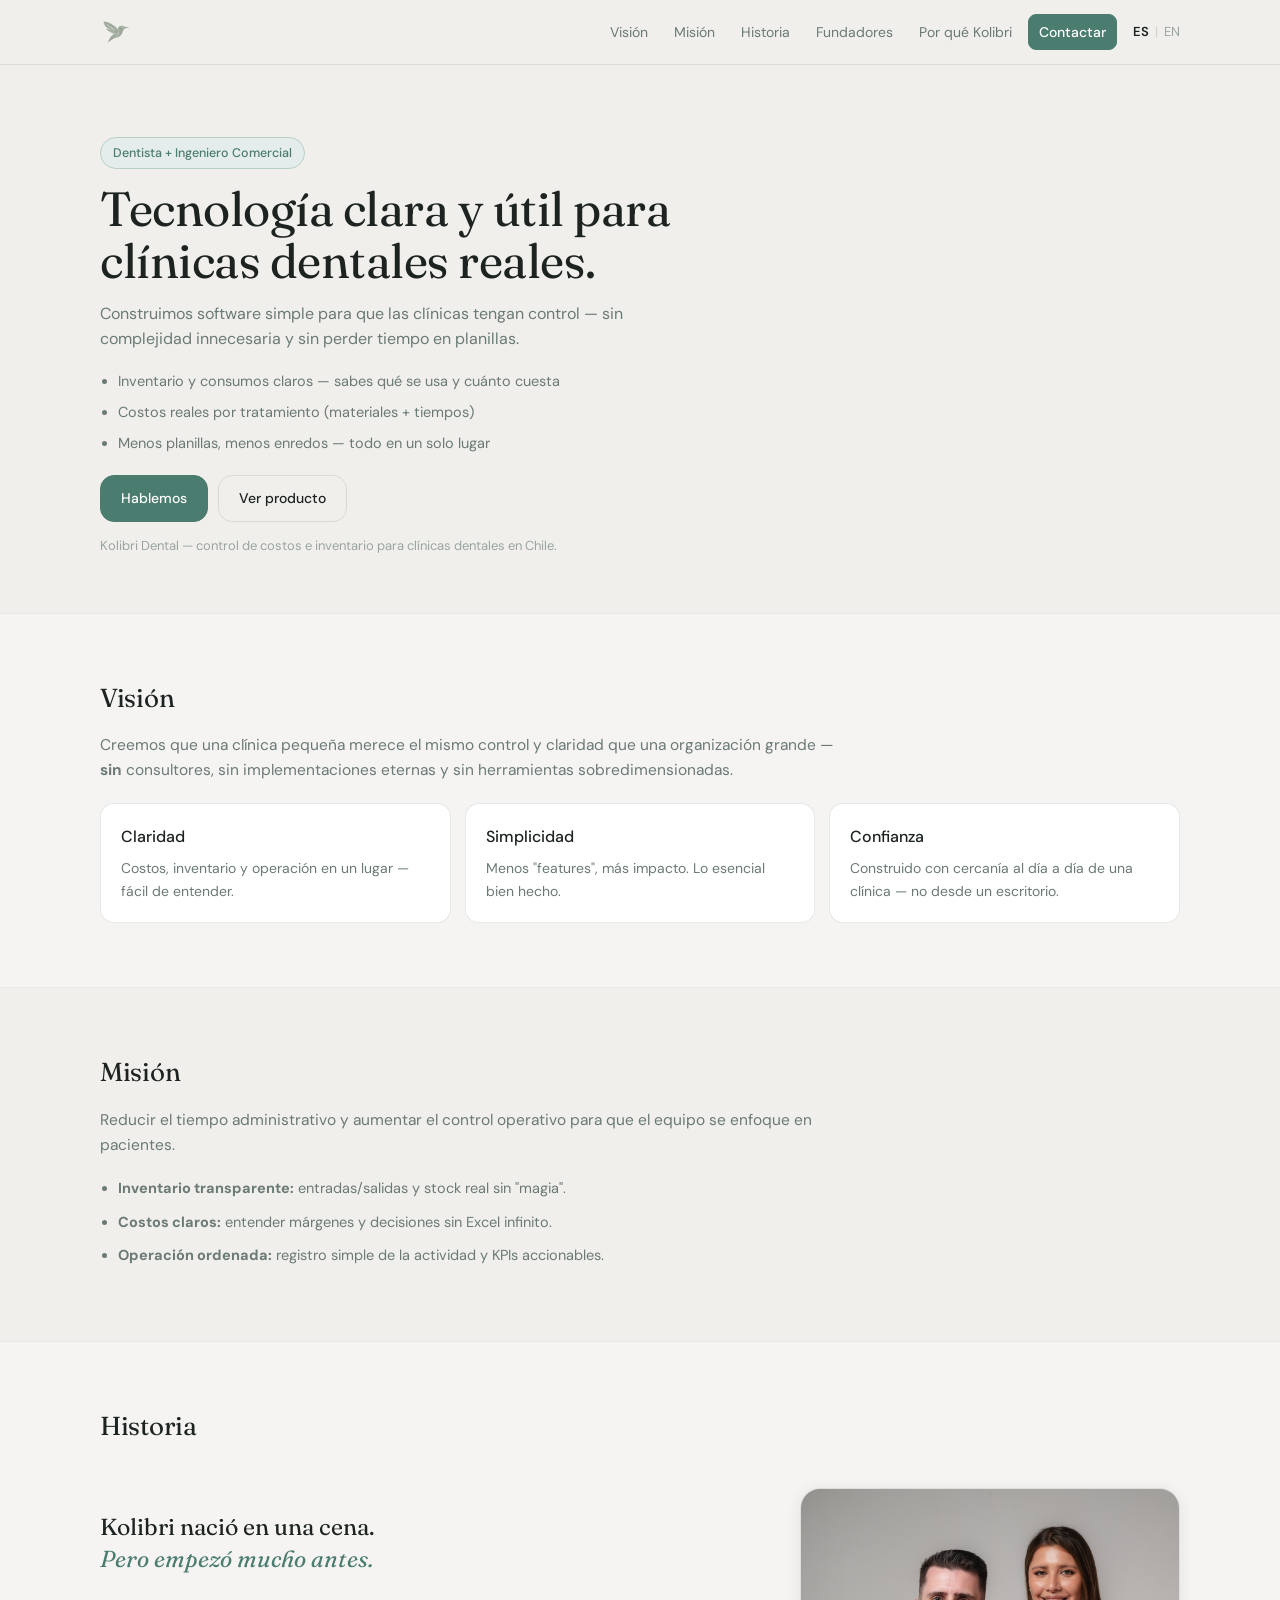
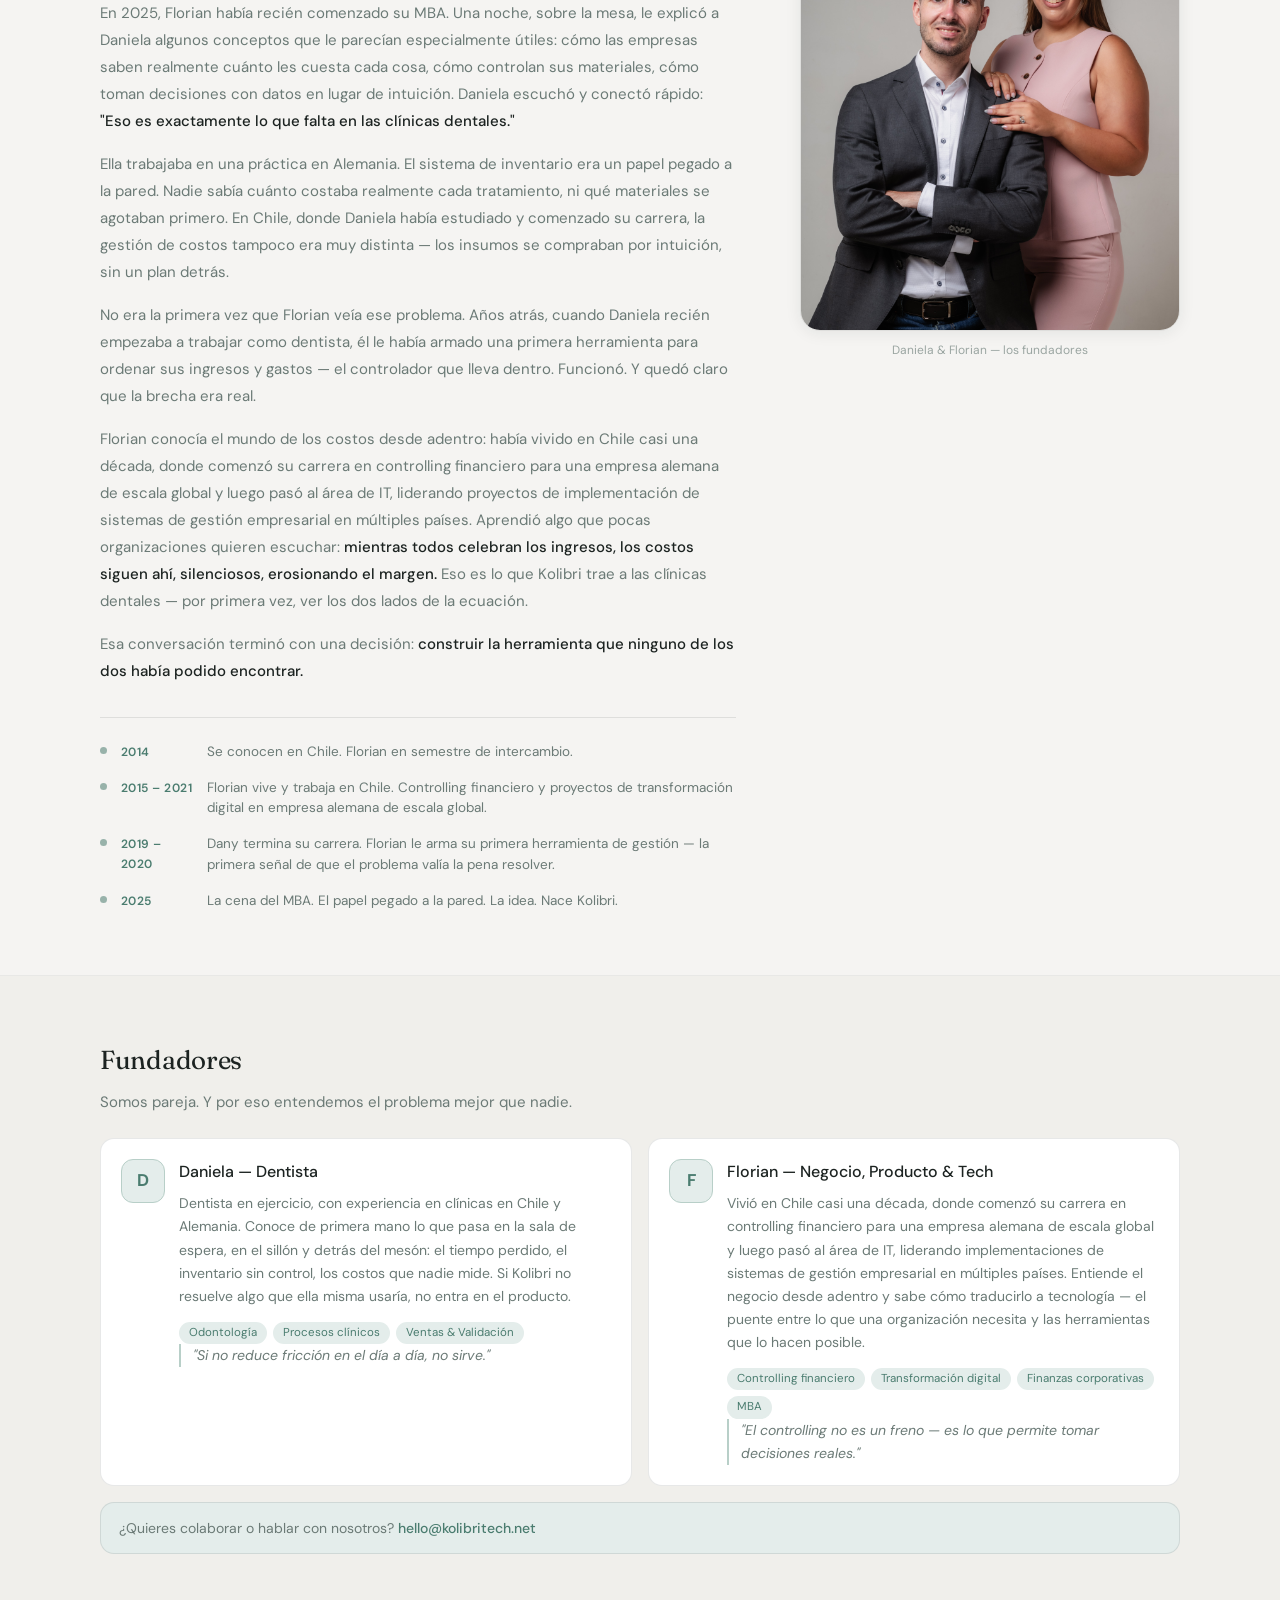
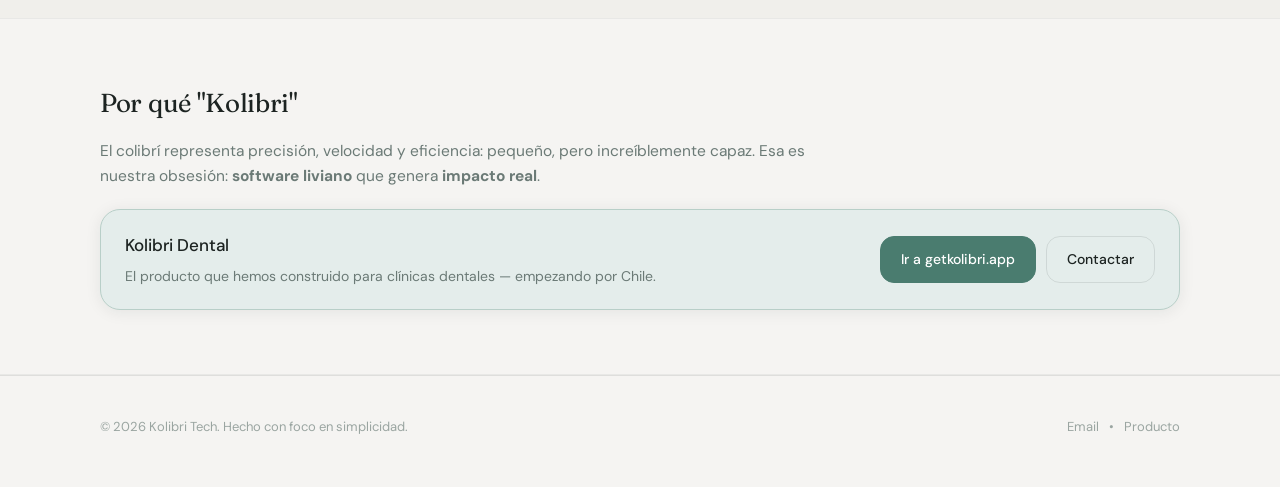
<file: index.html>
<!doctype html>
<html lang="es">
<head>
  <meta charset="utf-8" />
  <meta name="viewport" content="width=device-width,initial-scale=1" />
  <title>Kolibri Tech</title>
  <meta name="description" content="Kolibri Tech — tecnología simple y útil para clínicas dentales en Latinoamérica." />
  <link rel="icon" type="image/svg+xml" href="/assets/icons/kolibritech-icon.svg" />
  <meta property="og:title" content="Kolibri Tech" />
  <meta property="og:description" content="Tecnología simple y útil para clínicas dentales reales en Latinoamérica." />
  <meta property="og:type" content="website" />
  <meta property="og:url" content="https://kolibritech.net/" />
  <meta property="og:image" content="https://kolibritech.net/img/founders.jpg" />
  <meta property="og:locale" content="es_CL" />
  <meta name="twitter:card" content="summary_large_image" />
  <meta name="twitter:title" content="Kolibri Tech" />
  <meta name="twitter:description" content="Tecnología simple y útil para clínicas dentales reales en Latinoamérica." />
  <meta name="twitter:image" content="https://kolibritech.net/img/founders.jpg" />
  <link rel="preconnect" href="https://fonts.googleapis.com">
  <link rel="preconnect" href="https://fonts.gstatic.com" crossorigin>
  <link href="https://fonts.googleapis.com/css2?family=Fraunces:ital,opsz,wght@0,9..144,300;0,9..144,400;1,9..144,300;1,9..144,400&family=DM+Sans:wght@300;400;500&display=swap" rel="stylesheet">
  <link rel="stylesheet" href="/css/styles.css" />
  <link rel="canonical" href="https://kolibritech.net/" />
  <link rel="alternate" hreflang="es" href="https://kolibritech.net/" />
  <link rel="alternate" hreflang="en" href="https://kolibritech.net/en/" />
  <script type="application/ld+json">
  {
    "@context": "https://schema.org",
    "@type": "Organization",
    "@id": "https://kolibritech.net/#organization",
    "name": "Kolibri Tech",
    "url": "https://kolibritech.net/",
    "logo": "https://kolibritech.net/assets/img/kolibri.png",
    "description": "Kolibri Tech es la empresa detrás de Kolibri Dental, una plataforma de gestión y control de costos para clínicas dentales en Chile y Latinoamérica.",
    "email": "hello@kolibritech.net",
    "foundingDate": "2025",
    "founders": [
      {
        "@type": "Person",
        "name": "Daniela Tapia",
        "jobTitle": "Co-fundadora",
        "description": "Dentista en ejercicio, con experiencia clínica en Chile y Alemania. Responsable de validación clínica y producto en Kolibri Dental."
      },
      {
        "@type": "Person",
        "name": "Florian Witt",
        "jobTitle": "Co-fundador",
        "description": "Con background en controlling financiero y transformación digital (SAP, Workday). Responsable de negocio, producto y tecnología en Kolibri Dental."
      }
    ],
    "sameAs": [
      "https://getkolibri.app/"
    ]
  }
  </script>
  <script type="application/ld+json">
  {
    "@context": "https://schema.org",
    "@type": "SoftwareApplication",
    "name": "Kolibri Dental",
    "creator": {
      "@id": "https://kolibritech.net/#organization"
    },
    "applicationCategory": "BusinessApplication",
    "applicationSubCategory": "Dental Practice Management Software",
    "url": "https://getkolibri.app/",
    "description": "Software de gestión y control de costos para clínicas dentales en Chile y Latinoamérica, construido por Kolibri Tech."
  }
  </script>
</head>
<body>
  <a class="skip-link" href="#main">Saltar al contenido</a>
 
  <!-- ── HEADER ── -->
  <header class="header">
    <div class="container header__inner">
      <a class="brand" href="/">
        <img
          class="brand__logo"
          src="/assets/img/kolibri.png"
          alt="Kolibri Tech"
          onerror="this.style.display='none'; this.nextElementSibling.style.display='inline';"
        />
        <span class="brand__text" style="display:none;">Kolibri Tech</span>
      </a>
 
      <nav class="nav" aria-label="Navegación principal">
        <button class="nav__toggle" type="button" aria-expanded="false" aria-controls="navMenu">
          <span class="nav__toggleLines" aria-hidden="true"></span>
          <span class="sr-only">Abrir menú</span>
        </button>
        <ul class="nav__menu" id="navMenu">
          <li><a href="#vision">Visión</a></li>
          <li><a href="#mission">Misión</a></li>
          <li><a href="#story">Historia</a></li>
          <li><a href="#founders">Fundadores</a></li>
          <li><a href="#why">Por qué Kolibri</a></li>
          <li><a class="btn btn--small" href="mailto:hello@kolibritech.net">Contactar</a></li>
        </ul>
        <div class="lang" aria-label="Selector de idioma">
          <span class="lang__active">ES</span>
          <span class="lang__sep">|</span>
          <a class="lang__link" href="/en/">EN</a>
        </div>
      </nav>
    </div>
  </header>
 
  <main id="main">
 
    <!-- ── HERO ── -->
    <section class="hero">
      <div class="container">
        <div class="hero__copy">
          <p class="badge">Dentista + Ingeniero Comercial</p>
          <h1>Tecnología clara y útil para clínicas dentales reales.</h1>
          <p class="lead">
            Construimos software simple para que las clínicas tengan control —
            sin complejidad innecesaria y sin perder tiempo en planillas.
          </p>
          <ul class="hero__bullets">
            <li>Inventario y consumos claros — sabes qué se usa y cuánto cuesta</li>
            <li>Costos reales por tratamiento (materiales + tiempos)</li>
            <li>Menos planillas, menos enredos — todo en un solo lugar</li>
          </ul>
          <div class="hero__cta">
            <a class="btn" href="mailto:hello@kolibritech.net">Hablemos</a>
            <a class="btn btn--ghost" href="https://getkolibri.app" target="_blank" rel="noreferrer">Ver producto</a>
          </div>
          <p class="fineprint">
            Kolibri Dental — control de costos e inventario para clínicas dentales en Chile.
          </p>
        </div>
      </div>
    </section>
 
    <!-- ── VISIÓN ── -->
    <section class="section section--alt" id="vision">
      <div class="container">
        <h2>Visión</h2>
        <p class="textWide">
          Creemos que una clínica pequeña merece el mismo control y claridad que una organización grande —
          <strong>sin</strong> consultores, sin implementaciones eternas y sin herramientas sobredimensionadas.
        </p>
        <div class="cards">
          <div class="card">
            <h3>Claridad</h3>
            <p>Costos, inventario y operación en un lugar — fácil de entender.</p>
          </div>
          <div class="card">
            <h3>Simplicidad</h3>
            <p>Menos "features", más impacto. Lo esencial bien hecho.</p>
          </div>
          <div class="card">
            <h3>Confianza</h3>
            <p>Construido con cercanía al día a día de una clínica — no desde un escritorio.</p>
          </div>
        </div>
      </div>
    </section>
 
    <!-- ── MISIÓN ── -->
    <section class="section" id="mission">
      <div class="container">
        <h2>Misión</h2>
        <p class="textWide">
          Reducir el tiempo administrativo y aumentar el control operativo para que el equipo se enfoque en pacientes.
        </p>
        <ul class="bullets">
          <li><strong>Inventario transparente:</strong> entradas/salidas y stock real sin "magia".</li>
          <li><strong>Costos claros:</strong> entender márgenes y decisiones sin Excel infinito.</li>
          <li><strong>Operación ordenada:</strong> registro simple de la actividad y KPIs accionables.</li>
        </ul>
      </div>
    </section>
 
    <!-- ── HISTORIA ── -->
    <section class="section section--alt" id="story">
      <div class="container">
        <h2>Historia</h2>
 
        <div class="historia__layout">
 
          <!-- Texto -->
          <div>
            <p class="historia__intro">
              Kolibri nació en una cena.<br>
              <em>Pero empezó mucho antes.</em>
            </p>
 
            <div class="historia__body">
              <p>
                En 2025, Florian había recién comenzado su MBA. Una noche, sobre la mesa,
                le explicó a Daniela algunos conceptos que le parecían especialmente útiles:
                cómo las empresas saben realmente cuánto les cuesta cada cosa, cómo controlan
                sus materiales, cómo toman decisiones con datos en lugar de intuición.
                Daniela escuchó y conectó rápido:
                <strong>"Eso es exactamente lo que falta en las clínicas dentales."</strong>
              </p>
              <p>
                Ella trabajaba en una práctica en Alemania. El sistema de inventario
                era un papel pegado a la pared. Nadie sabía cuánto costaba realmente
                cada tratamiento, ni qué materiales se agotaban primero. En Chile,
                donde Daniela había estudiado y comenzado su carrera, la gestión de costos
                tampoco era muy distinta — los insumos se compraban por intuición, sin un plan detrás.
              </p>
              <p>
                No era la primera vez que Florian veía ese problema. Años atrás, cuando
                Daniela recién empezaba a trabajar como dentista, él le había armado una
                primera herramienta para ordenar sus ingresos y gastos — el controlador
                que lleva dentro. Funcionó. Y quedó claro que la brecha era real.
              </p>
              <p>
                Florian conocía el mundo de los costos desde adentro: había vivido en Chile
                casi una década, donde comenzó su carrera en controlling financiero para una
                empresa alemana de escala global y luego pasó al área de IT, liderando
                proyectos de implementación de sistemas de gestión empresarial en múltiples países.
                Aprendió algo que pocas organizaciones quieren escuchar:
                <strong>mientras todos celebran los ingresos, los costos siguen ahí,
                silenciosos, erosionando el margen.</strong>
                Eso es lo que Kolibri trae a las clínicas dentales — por primera vez,
                ver los dos lados de la ecuación.
              </p>
              <p>
                Esa conversación terminó con una decisión:
                <strong>construir la herramienta que ninguno de los dos había podido encontrar.</strong>
              </p>
            </div>
 
            <div class="historia__timeline">
              <div class="tl-item">
                <div class="tl-dot"></div>
                <div class="tl-year">2014</div>
                <div class="tl-text">Se conocen en Chile. Florian en semestre de intercambio.</div>
              </div>
              <div class="tl-item">
                <div class="tl-dot"></div>
                <div class="tl-year">2015 – 2021</div>
                <div class="tl-text">Florian vive y trabaja en Chile. Controlling financiero y proyectos de transformación digital en empresa alemana de escala global.</div>
              </div>
              <div class="tl-item">
                <div class="tl-dot"></div>
                <div class="tl-year">2019 – 2020</div>
                <div class="tl-text">Dany termina su carrera. Florian le arma su primera herramienta de gestión — la primera señal de que el problema valía la pena resolver.</div>
              </div>
              <div class="tl-item">
                <div class="tl-dot"></div>
                <div class="tl-year">2025</div>
                <div class="tl-text">La cena del MBA. El papel pegado a la pared. La idea. Nace Kolibri.</div>
              </div>
            </div>
          </div>
 
          <!-- Foto -->
          <div class="historia__photo-col">
            <img
              class="historia__photo"
              src="/img/founders.jpg"
              alt="Daniela y Florian, fundadores de Kolibri Tech"
              loading="lazy"
            />
            <p class="historia__photo-caption">Daniela &amp; Florian — los fundadores</p>
          </div>
 
        </div>
      </div>
    </section>
 
    <!-- ── FUNDADORES ── -->
    <section class="section" id="founders">
      <div class="container">
        <h2>Fundadores</h2>
        <p class="founders__subhead">Somos pareja. Y por eso entendemos el problema mejor que nadie.</p>
 
        <div class="founders">
          <article class="founderCard">
            <div class="founderCard__avatar" aria-hidden="true">D</div>
            <div>
              <h3>Daniela — Dentista</h3>
              <p>
                Dentista en ejercicio, con experiencia en clínicas en Chile y Alemania.
                Conoce de primera mano lo que pasa en la sala de espera, en el sillón
                y detrás del mesón: el tiempo perdido, el inventario sin control, los costos
                que nadie mide. Si Kolibri no resuelve algo que ella misma usaría,
                no entra en el producto.
              </p>
              <div class="founderCard__tags">
                <span class="founderCard__tag">Odontología</span>
                <span class="founderCard__tag">Procesos clínicos</span>
                <span class="founderCard__tag">Ventas &amp; Validación</span>
              </div>
              <p class="founderCard__quote">"Si no reduce fricción en el día a día, no sirve."</p>
            </div>
          </article>
 
          <article class="founderCard">
            <div class="founderCard__avatar" aria-hidden="true">F</div>
            <div>
              <h3>Florian — Negocio, Producto &amp; Tech</h3>
              <p>
                Vivió en Chile casi una década, donde comenzó su carrera en controlling
                financiero para una empresa alemana de escala global y luego pasó al área
                de IT, liderando implementaciones de sistemas de gestión empresarial en
                múltiples países. Entiende el negocio desde adentro y sabe cómo traducirlo
                a tecnología — el puente entre lo que una organización necesita y las
                herramientas que lo hacen posible.
              </p>
              <div class="founderCard__tags">
                <span class="founderCard__tag">Controlling financiero</span>
                <span class="founderCard__tag">Transformación digital</span>
                <span class="founderCard__tag">Finanzas corporativas</span>
                <span class="founderCard__tag">MBA</span>
              </div>
              <p class="founderCard__quote">"El controlling no es un freno — es lo que permite tomar decisiones reales."</p>
            </div>
          </article>
        </div>
 
        <div class="note">
          <p>¿Quieres colaborar o hablar con nosotros? <a href="mailto:hello@kolibritech.net">hello@kolibritech.net</a></p>
        </div>
      </div>
    </section>
 
    <!-- ── POR QUÉ KOLIBRI ── -->
    <section class="section section--alt" id="why">
      <div class="container">
        <h2>Por qué "Kolibri"</h2>
        <p class="textWide">
          El colibrí representa precisión, velocidad y eficiencia: pequeño, pero increíblemente capaz.
          Esa es nuestra obsesión: <strong>software liviano</strong> que genera <strong>impacto real</strong>.
        </p>
        <div class="ctaCard">
          <div>
            <h3>Kolibri Dental</h3>
            <p>El producto que hemos construido para clínicas dentales — empezando por Chile.</p>
          </div>
          <div class="ctaCard__actions">
            <a class="btn" href="https://getkolibri.app" target="_blank" rel="noreferrer">Ir a getkolibri.app</a>
            <a class="btn btn--ghost" href="mailto:hello@kolibritech.net">Contactar</a>
          </div>
        </div>
      </div>
    </section>
 
  </main>
 
  <!-- ── FOOTER ── -->
  <footer class="footer">
    <div class="container footer__inner">
      <p>© <span id="year"></span> Kolibri Tech. Hecho con foco en simplicidad.</p>
      <div class="footer__links">
        <a href="mailto:hello@kolibritech.net">Email</a>
        <span aria-hidden="true">•</span>
        <a href="https://getkolibri.app" target="_blank" rel="noreferrer">Producto</a>
      </div>
    </div>
  </footer>
 
  <script src="/js/main.js"></script>
</body>
</html>
</file>
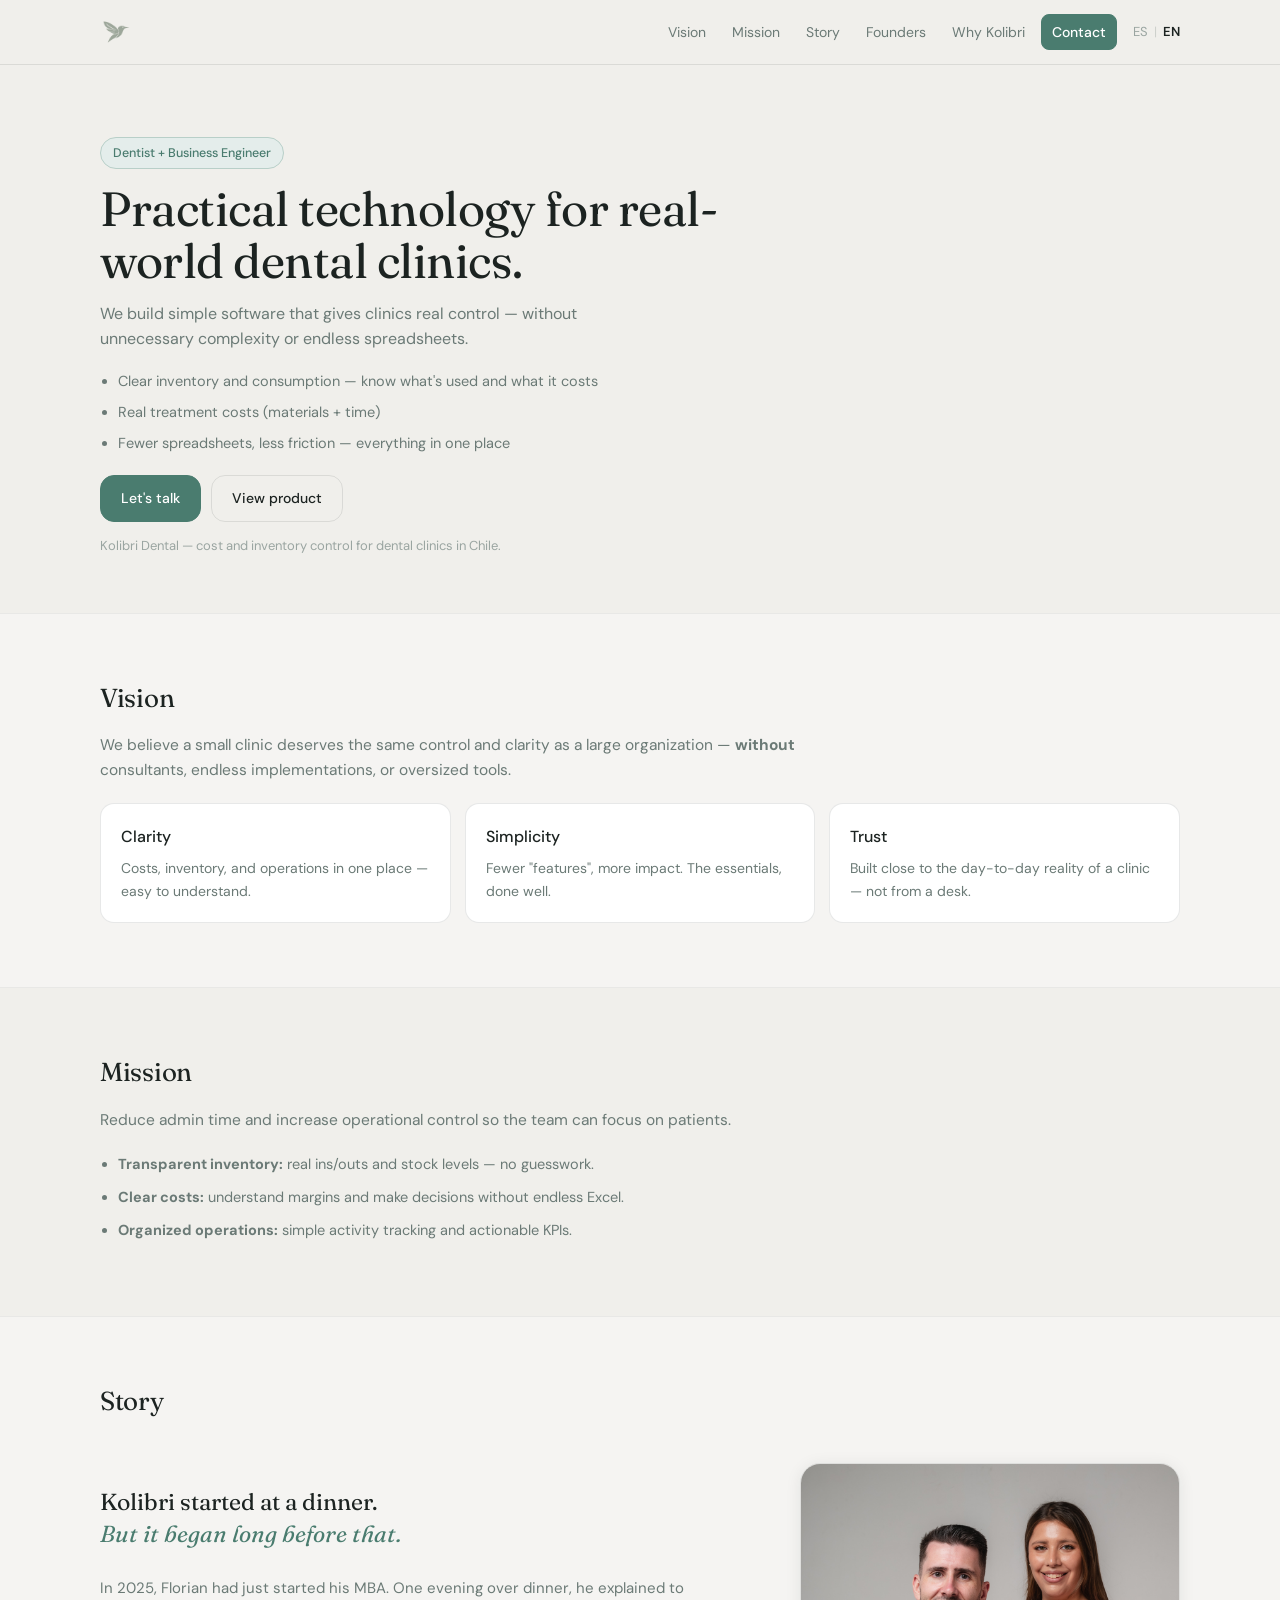
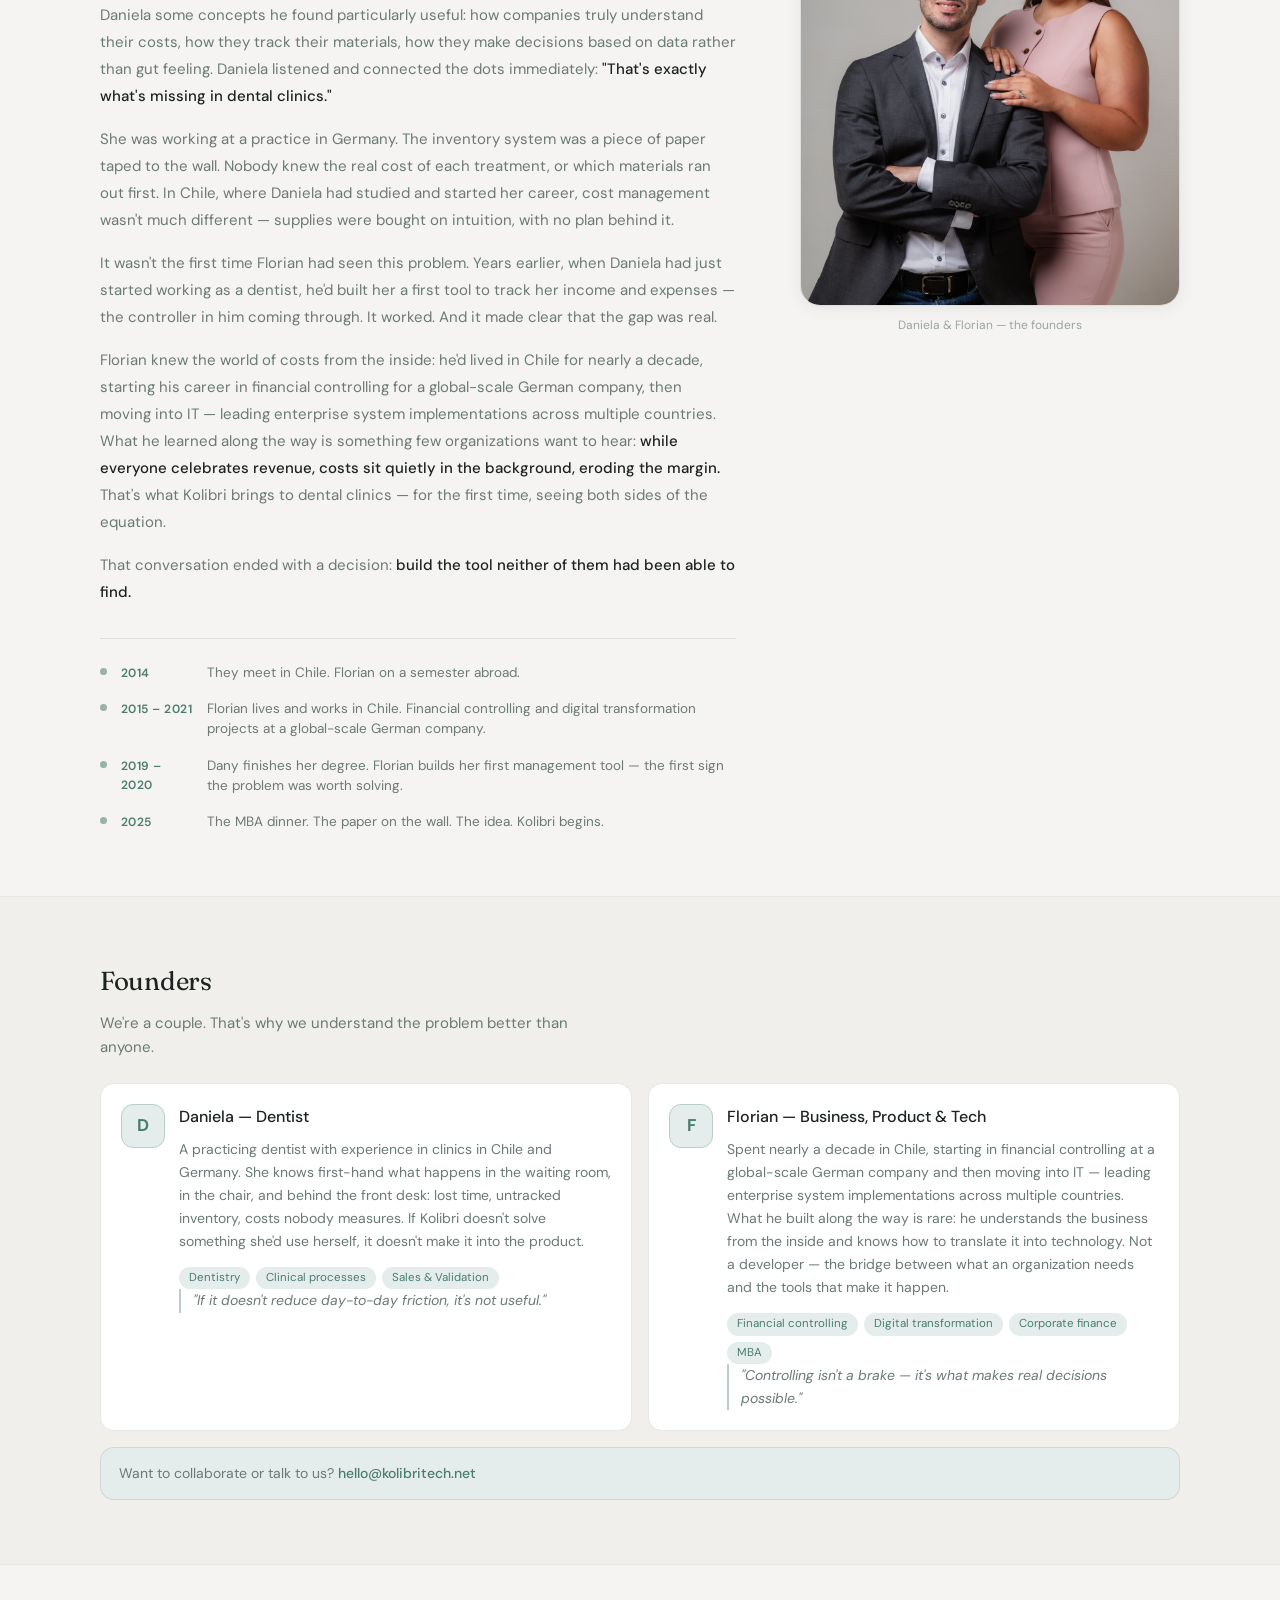
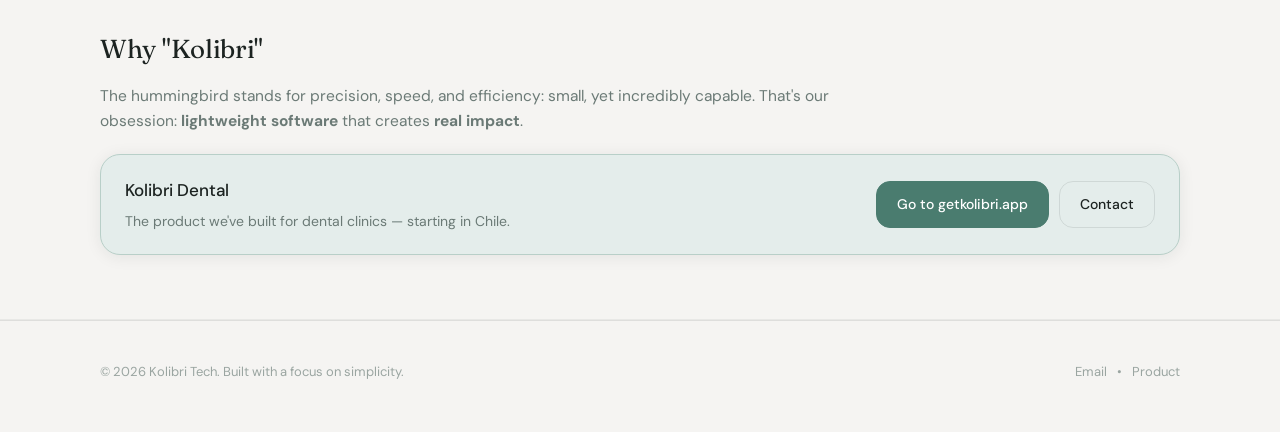
<file: en/index.html>
<!doctype html>
<html lang="en">
<head>
  <meta charset="utf-8" />
  <meta name="viewport" content="width=device-width,initial-scale=1" />
  <title>Kolibri Tech</title>
  <meta name="description" content="Kolibri Tech — practical technology for real-world dental clinics in Latin America." />
  <link rel="icon" type="image/svg+xml" href="/assets/icons/favicon.svg" />
  <meta property="og:title" content="Kolibri Tech" />
  <meta property="og:description" content="Practical technology for real-world dental clinics." />
  <meta property="og:type" content="website" />
  <meta property="og:url" content="https://kolibritech.net/en/" />
  <meta property="og:image" content="https://kolibritech.net/img/founders.jpg" />
  <meta property="og:locale" content="en_US" />
  <meta name="twitter:card" content="summary_large_image" />
  <meta name="twitter:title" content="Kolibri Tech" />
  <meta name="twitter:description" content="Practical technology for real-world dental clinics." />
  <meta name="twitter:image" content="https://kolibritech.net/img/founders.jpg" />
  <link rel="preconnect" href="https://fonts.googleapis.com">
  <link rel="preconnect" href="https://fonts.gstatic.com" crossorigin>
  <link href="https://fonts.googleapis.com/css2?family=Fraunces:ital,opsz,wght@0,9..144,300;0,9..144,400;1,9..144,300;1,9..144,400&family=DM+Sans:wght@300;400;500&display=swap" rel="stylesheet">
  <link rel="stylesheet" href="/css/styles.css" />
  <link rel="canonical" href="https://kolibritech.net/en/" />
  <link rel="alternate" hreflang="es" href="https://kolibritech.net/" />
  <link rel="alternate" hreflang="en" href="https://kolibritech.net/en/" />
  <script type="application/ld+json">
  {
    "@context": "https://schema.org",
    "@type": "Organization",
    "@id": "https://kolibritech.net/#organization",
    "name": "Kolibri Tech",
    "url": "https://kolibritech.net/",
    "logo": "https://kolibritech.net/assets/img/kolibri.png",
    "description": "Kolibri Tech is the company behind Kolibri Dental, a cost-control and management platform for dental clinics in Chile and Latin America.",
    "email": "hello@kolibritech.net",
    "foundingDate": "2025",
    "founders": [
      {
        "@type": "Person",
        "name": "Daniela Tapia",
        "jobTitle": "Co-founder",
        "description": "Practicing dentist with clinical experience in Chile and Germany. Responsible for clinical validation and product at Kolibri Dental."
      },
      {
        "@type": "Person",
        "name": "Florian Witt",
        "jobTitle": "Co-founder",
        "description": "Background in financial controlling and digital transformation (SAP, Workday). Responsible for business, product and technology at Kolibri Dental."
      }
    ],
    "sameAs": [
      "https://getkolibri.app/"
    ]
  }
  </script>
</head>
<body>
  <a class="skip-link" href="#main">Skip to content</a>
 
  <!-- ── HEADER ── -->
  <header class="header">
    <div class="container header__inner">
      <a class="brand" href="/en/">
        <img
          class="brand__logo"
          src="/assets/img/kolibri.png"
          alt="Kolibri Tech"
          onerror="this.style.display='none'; this.nextElementSibling.style.display='inline';"
        />
        <span class="brand__text" style="display:none;">Kolibri Tech</span>
      </a>
 
      <nav class="nav" aria-label="Primary navigation">
        <button class="nav__toggle" type="button" aria-expanded="false" aria-controls="navMenu">
          <span class="nav__toggleLines" aria-hidden="true"></span>
          <span class="sr-only">Open menu</span>
        </button>
        <ul class="nav__menu" id="navMenu">
          <li><a href="#vision">Vision</a></li>
          <li><a href="#mission">Mission</a></li>
          <li><a href="#story">Story</a></li>
          <li><a href="#founders">Founders</a></li>
          <li><a href="#why">Why Kolibri</a></li>
          <li><a class="btn btn--small" href="mailto:hello@kolibritech.net">Contact</a></li>
        </ul>
        <div class="lang" aria-label="Language selector">
          <a class="lang__link" href="/">ES</a>
          <span class="lang__sep">|</span>
          <span class="lang__active">EN</span>
        </div>
      </nav>
    </div>
  </header>
 
  <main id="main">
 
    <!-- ── HERO ── -->
    <section class="hero">
      <div class="container">
        <div class="hero__copy">
          <p class="badge">Dentist + Business Engineer</p>
          <h1>Practical technology for real-world dental clinics.</h1>
          <p class="lead">
            We build simple software that gives clinics real control —
            without unnecessary complexity or endless spreadsheets.
          </p>
          <ul class="hero__bullets">
            <li>Clear inventory and consumption — know what's used and what it costs</li>
            <li>Real treatment costs (materials + time)</li>
            <li>Fewer spreadsheets, less friction — everything in one place</li>
          </ul>
          <div class="hero__cta">
            <a class="btn" href="mailto:hello@kolibritech.net">Let's talk</a>
            <a class="btn btn--ghost" href="https://getkolibri.app" target="_blank" rel="noreferrer">View product</a>
          </div>
          <p class="fineprint">
            Kolibri Dental — cost and inventory control for dental clinics in Chile.
          </p>
        </div>
      </div>
    </section>
 
    <!-- ── VISION ── -->
    <section class="section section--alt" id="vision">
      <div class="container">
        <h2>Vision</h2>
        <p class="textWide">
          We believe a small clinic deserves the same control and clarity as a large organization —
          <strong>without</strong> consultants, endless implementations, or oversized tools.
        </p>
        <div class="cards">
          <div class="card">
            <h3>Clarity</h3>
            <p>Costs, inventory, and operations in one place — easy to understand.</p>
          </div>
          <div class="card">
            <h3>Simplicity</h3>
            <p>Fewer "features", more impact. The essentials, done well.</p>
          </div>
          <div class="card">
            <h3>Trust</h3>
            <p>Built close to the day-to-day reality of a clinic — not from a desk.</p>
          </div>
        </div>
      </div>
    </section>
 
    <!-- ── MISSION ── -->
    <section class="section" id="mission">
      <div class="container">
        <h2>Mission</h2>
        <p class="textWide">
          Reduce admin time and increase operational control so the team can focus on patients.
        </p>
        <ul class="bullets">
          <li><strong>Transparent inventory:</strong> real ins/outs and stock levels — no guesswork.</li>
          <li><strong>Clear costs:</strong> understand margins and make decisions without endless Excel.</li>
          <li><strong>Organized operations:</strong> simple activity tracking and actionable KPIs.</li>
        </ul>
      </div>
    </section>
 
    <!-- ── STORY ── -->
    <section class="section section--alt" id="story">
      <div class="container">
        <h2>Story</h2>
 
        <div class="historia__layout">
 
          <!-- Text -->
          <div>
            <p class="historia__intro">
              Kolibri started at a dinner.<br>
              <em>But it began long before that.</em>
            </p>
 
            <div class="historia__body">
              <p>
                In 2025, Florian had just started his MBA. One evening over dinner,
                he explained to Daniela some concepts he found particularly useful:
                how companies truly understand their costs, how they track their materials,
                how they make decisions based on data rather than gut feeling.
                Daniela listened and connected the dots immediately:
                <strong>"That's exactly what's missing in dental clinics."</strong>
              </p>
              <p>
                She was working at a practice in Germany. The inventory system
                was a piece of paper taped to the wall. Nobody knew the real cost
                of each treatment, or which materials ran out first. In Chile,
                where Daniela had studied and started her career, cost management
                wasn't much different — supplies were bought on intuition, with no plan behind it.
              </p>
              <p>
                It wasn't the first time Florian had seen this problem. Years earlier,
                when Daniela had just started working as a dentist, he'd built her
                a first tool to track her income and expenses — the controller in him
                coming through. It worked. And it made clear that the gap was real.
              </p>
              <p>
                Florian knew the world of costs from the inside: he'd lived in Chile
                for nearly a decade, starting his career in financial controlling for
                a global-scale German company, then moving into IT — leading enterprise
                system implementations across multiple countries. What he learned along
                the way is something few organizations want to hear:
                <strong>while everyone celebrates revenue, costs sit quietly in the background,
                eroding the margin.</strong>
                That's what Kolibri brings to dental clinics — for the first time,
                seeing both sides of the equation.
              </p>
              <p>
                That conversation ended with a decision:
                <strong>build the tool neither of them had been able to find.</strong>
              </p>
            </div>
 
            <div class="historia__timeline">
              <div class="tl-item">
                <div class="tl-dot"></div>
                <div class="tl-year">2014</div>
                <div class="tl-text">They meet in Chile. Florian on a semester abroad.</div>
              </div>
              <div class="tl-item">
                <div class="tl-dot"></div>
                <div class="tl-year">2015 – 2021</div>
                <div class="tl-text">Florian lives and works in Chile. Financial controlling and digital transformation projects at a global-scale German company.</div>
              </div>
              <div class="tl-item">
                <div class="tl-dot"></div>
                <div class="tl-year">2019 – 2020</div>
                <div class="tl-text">Dany finishes her degree. Florian builds her first management tool — the first sign the problem was worth solving.</div>
              </div>
              <div class="tl-item">
                <div class="tl-dot"></div>
                <div class="tl-year">2025</div>
                <div class="tl-text">The MBA dinner. The paper on the wall. The idea. Kolibri begins.</div>
              </div>
            </div>
          </div>
 
          <!-- Photo -->
          <div class="historia__photo-col">
            <img
              class="historia__photo"
              src="/img/founders.jpg"
              alt="Daniela and Florian, founders of Kolibri Tech"
              loading="lazy"
            />
            <p class="historia__photo-caption">Daniela &amp; Florian — the founders</p>
          </div>
 
        </div>
      </div>
    </section>
 
    <!-- ── FOUNDERS ── -->
    <section class="section" id="founders">
      <div class="container">
        <h2>Founders</h2>
        <p class="founders__subhead">We're a couple. That's why we understand the problem better than anyone.</p>
 
        <div class="founders">
          <article class="founderCard">
            <div class="founderCard__avatar" aria-hidden="true">D</div>
            <div>
              <h3>Daniela — Dentist</h3>
              <p>
                A practicing dentist with experience in clinics in Chile and Germany.
                She knows first-hand what happens in the waiting room, in the chair,
                and behind the front desk: lost time, untracked inventory, costs nobody
                measures. If Kolibri doesn't solve something she'd use herself,
                it doesn't make it into the product.
              </p>
              <div class="founderCard__tags">
                <span class="founderCard__tag">Dentistry</span>
                <span class="founderCard__tag">Clinical processes</span>
                <span class="founderCard__tag">Sales &amp; Validation</span>
              </div>
              <p class="founderCard__quote">"If it doesn't reduce day-to-day friction, it's not useful."</p>
            </div>
          </article>
 
          <article class="founderCard">
            <div class="founderCard__avatar" aria-hidden="true">F</div>
            <div>
              <h3>Florian — Business, Product &amp; Tech</h3>
              <p>
                Spent nearly a decade in Chile, starting in financial controlling
                at a global-scale German company and then moving into IT — leading
                enterprise system implementations across multiple countries.
                What he built along the way is rare: he understands the business from
                the inside and knows how to translate it into technology. Not a developer —
                the bridge between what an organization needs and the tools that make it happen.
              </p>
              <div class="founderCard__tags">
                <span class="founderCard__tag">Financial controlling</span>
                <span class="founderCard__tag">Digital transformation</span>
                <span class="founderCard__tag">Corporate finance</span>
                <span class="founderCard__tag">MBA</span>
              </div>
              <p class="founderCard__quote">"Controlling isn't a brake — it's what makes real decisions possible."</p>
            </div>
          </article>
        </div>
 
        <div class="note">
          <p>Want to collaborate or talk to us? <a href="mailto:hello@kolibritech.net">hello@kolibritech.net</a></p>
        </div>
      </div>
    </section>
 
    <!-- ── WHY KOLIBRI ── -->
    <section class="section section--alt" id="why">
      <div class="container">
        <h2>Why "Kolibri"</h2>
        <p class="textWide">
          The hummingbird stands for precision, speed, and efficiency: small, yet incredibly capable.
          That's our obsession: <strong>lightweight software</strong> that creates <strong>real impact</strong>.
        </p>
        <div class="ctaCard">
          <div>
            <h3>Kolibri Dental</h3>
            <p>The product we've built for dental clinics — starting in Chile.</p>
          </div>
          <div class="ctaCard__actions">
            <a class="btn" href="https://getkolibri.app" target="_blank" rel="noreferrer">Go to getkolibri.app</a>
            <a class="btn btn--ghost" href="mailto:hello@kolibritech.net">Contact</a>
          </div>
        </div>
      </div>
    </section>
 
  </main>
 
  <!-- ── FOOTER ── -->
  <footer class="footer">
    <div class="container footer__inner">
      <p>© <span id="year"></span> Kolibri Tech. Built with a focus on simplicity.</p>
      <div class="footer__links">
        <a href="mailto:hello@kolibritech.net">Email</a>
        <span aria-hidden="true">•</span>
        <a href="https://getkolibri.app" target="_blank" rel="noreferrer">Product</a>
      </div>
    </div>
  </footer>
 
  <script src="/js/main.js"></script>
</body>
</html>
</file>
<file: css/styles.css>
/* ── TOKENS ── */
:root {
  --bg:      #F0EFEB;
  --bg2:     #F5F4F2;
  --bg3:     #ECEAE4;
  --white:   #FFFFFF;
  --green:   #4A7C6F;
  --green2:  #7D9B8A;
  --green3:  #B8CFC8;
  --green4:  #E4EDEB;
  --green-dk:#2E5048;
  --text:    #1C2321;
  --muted:   #6B7A76;
  --muted2:  #9AA5A1;
  --border:  rgba(28,35,33,.10);
  --border2: rgba(28,35,33,.06);
  --radius:  14px;
  --radius-lg: 20px;
  --max:     1080px;
  --shadow:  0 2px 16px rgba(28,35,33,.08);
  --shadow-md: 0 8px 32px rgba(28,35,33,.10);
  --font:    'DM Sans', ui-sans-serif, system-ui, -apple-system, Segoe UI, Roboto, Helvetica, Arial, sans-serif;
  --font-head: 'Fraunces', Georgia, serif;
}
 
/* ── RESET ── */
*, *::before, *::after { box-sizing: border-box; }
html, body { height: 100%; }
body {
  margin: 0;
  background: var(--bg);
  color: var(--text);
  font-family: var(--font);
  line-height: 1.6;
  -webkit-font-smoothing: antialiased;
}
a { color: inherit; text-decoration: none; }
a:hover { text-decoration: underline; text-underline-offset: 3px; }
 
/* ── LAYOUT ── */
.container {
  width: min(var(--max), calc(100% - 40px));
  margin: 0 auto;
}
.sr-only {
  position: absolute; width: 1px; height: 1px;
  padding: 0; margin: -1px; overflow: hidden;
  clip: rect(0,0,0,0); white-space: nowrap; border: 0;
}
.skip-link { position: absolute; left: -999px; }
.skip-link:focus {
  left: 20px; top: 16px; width: auto; height: auto;
  padding: 10px 12px; background: var(--white);
  border: 1px solid var(--border); border-radius: 10px; z-index: 9999;
}
 
/* ── HEADER ── */
.header {
  position: sticky;
  top: 0; z-index: 50;
  background: rgba(240,239,235,.92);
  backdrop-filter: blur(12px);
  border-bottom: 1px solid var(--border);
}
.header__inner {
  display: flex;
  align-items: center;
  gap: 2rem;
  height: 64px;
}
 
/* Brand / Logo */
.brand {
  display: flex;
  align-items: center;
  gap: 10px;
  text-decoration: none;
  flex-shrink: 0;
}
.brand__logo {
  height: 32px;
  width: auto;
  display: block;
}
/* Fallback dot mark if image fails */
.brand__mark {
  width: 32px; height: 32px;
  border-radius: 10px;
  background: var(--green4);
  border: 1px solid var(--green3);
  display: grid; place-items: center;
}
.brand__mark .dot {
  width: 10px; height: 10px;
  border-radius: 999px;
  background: var(--green);
}
.brand__text {
  font-size: 15px;
  font-weight: 600;
  color: var(--text);
  letter-spacing: -0.2px;
}
 
/* Nav */
.nav {
  flex: 1;
  display: flex;
  align-items: center;
  justify-content: flex-end;
  gap: 16px;
}
.nav__toggle {
  display: none;
  background: none;
  border: none;
  cursor: pointer;
  padding: 4px;
}
.nav__toggleLines {
  display: block;
  width: 18px; height: 2px;
  background: var(--text);
  position: relative;
}
.nav__toggleLines::before,
.nav__toggleLines::after {
  content: "";
  position: absolute;
  left: 0;
  width: 18px; height: 2px;
  background: var(--text);
}
.nav__toggleLines::before { top: -6px; }
.nav__toggleLines::after  { top:  6px; }
 
.nav__menu {
  list-style: none;
  display: flex;
  align-items: center;
  gap: 6px;
  margin: 0; padding: 0;
}
.nav__menu a {
  color: var(--muted);
  font-size: 14px;
  padding: 6px 10px;
  border-radius: 8px;
  transition: color .15s, background .15s;
}
.nav__menu a.btn {
  color: #fff;
}
.nav__menu a.btn:hover {
  color: #fff;
}
 
/* Language */
.lang {
  display: flex;
  align-items: center;
  gap: 6px;
  font-size: 13px;
  color: var(--muted2);
}
.lang__active { font-weight: 600; color: var(--text); }
.lang__sep    { opacity: .4; }
.lang__link   { color: var(--muted2); }
.lang__link:hover { color: var(--text); text-decoration: none; }
 
@media (max-width: 860px) {
  .nav__toggle { display: inline-flex; align-items: center; }
  .nav__menu {
    position: absolute;
    right: 0; top: 64px;
    width: min(300px, calc(100vw - 24px));
    display: none;
    flex-direction: column;
    align-items: stretch;
    gap: 0;
    padding: 10px;
    border-radius: var(--radius);
    background: var(--white);
    border: 1px solid var(--border);
    box-shadow: var(--shadow-md);
  }
  .nav__menu.open { display: flex; }
  .nav__menu li a { display: block; padding: 12px 10px; }
}
 
/* ── BUTTONS ── */
.btn {
  display: inline-flex;
  align-items: center;
  justify-content: center;
  gap: 8px;
  padding: 11px 20px;
  border-radius: var(--radius);
  border: 1.5px solid var(--green);
  background: var(--green);
  color: #fff;
  font-family: var(--font);
  font-weight: 500;
  font-size: 14px;
  cursor: pointer;
  text-decoration: none;
  transition: background .15s, transform .12s;
}
.btn:hover { background: var(--green-dk); border-color: var(--green-dk); text-decoration: none; transform: translateY(-1px); }
.btn:active { transform: translateY(0); }
 
.btn--ghost {
  background: transparent;
  color: var(--text);
  border-color: var(--border);
}
.btn--ghost:hover { background: var(--bg3); color: var(--text); border-color: rgba(28,35,33,.2); }
 
.btn--small { padding: 8px 14px; font-size: 13px; border-radius: 10px; }
 
/* ── HERO ── */
.hero { padding: 72px 0 56px; }
.hero__copy {
  max-width: 640px;
}
.badge {
  display: inline-flex;
  gap: 8px;
  align-items: center;
  padding: 5px 12px;
  border: 1px solid var(--green3);
  border-radius: 999px;
  color: var(--green);
  background: var(--green4);
  font-size: 12.5px;
  margin: 0 0 14px;
  font-weight: 500;
}
.hero h1 {
  margin: 0 0 14px;
  font-family: var(--font-head);
  font-size: clamp(28px, 4vw, 48px);
  font-weight: 400;
  line-height: 1.08;
  letter-spacing: -0.5px;
}
.lead {
  margin: 0 0 18px;
  color: var(--muted);
  font-size: 16px;
  max-width: 52ch;
}
.hero__cta { display: flex; flex-wrap: wrap; gap: 10px; margin: 0 0 14px; }
.fineprint { margin: 0; color: var(--muted2); font-size: 13px; }
.hero__bullets {
  margin: 0 0 20px;
  padding-left: 18px;
  color: var(--muted);
  font-size: 14.5px;
}
.hero__bullets li { margin: 8px 0; }
 
@media (max-width: 860px) {
  .hero { padding: 48px 0 40px; }
}
 
/* ── SECTIONS ── */
.section { padding: 64px 0; }
.section--alt {
  background: var(--bg2);
  border-top: 1px solid var(--border2);
  border-bottom: 1px solid var(--border2);
}
.section h2 {
  margin: 0 0 14px;
  font-family: var(--font-head);
  font-size: 26px;
  font-weight: 400;
  letter-spacing: -0.3px;
}
.textWide {
  max-width: 68ch;
  color: var(--muted);
  margin: 0 0 20px;
  font-size: 15.5px;
}
 
/* ── VISION CARDS ── */
.cards {
  display: grid;
  grid-template-columns: repeat(3, 1fr);
  gap: 14px;
  margin-top: 20px;
}
.card {
  border: 1px solid var(--border);
  border-radius: var(--radius);
  padding: 20px;
  background: var(--white);
}
.card h3 { margin: 0 0 8px; font-size: 16px; font-weight: 500; }
.card p  { margin: 0; color: var(--muted); font-size: 14px; }
 
@media (max-width: 860px) { .cards { grid-template-columns: 1fr; } }
 
/* ── BULLETS ── */
.bullets { margin: 14px 0 0; padding-left: 18px; color: var(--muted); }
.bullets li { margin: 10px 0; font-size: 14.5px; }
 
/* ── HISTORIA ── */
.historia__layout {
  display: grid;
  grid-template-columns: 1fr 380px;
  gap: 4rem;
  align-items: start;
  margin-top: 2.5rem;
}
.historia__intro {
  font-family: var(--font-head);
  font-size: 1.45rem;
  font-weight: 400;
  line-height: 1.4;
  color: var(--text);
  margin-bottom: 1.5rem;
}
.historia__intro em {
  font-style: italic;
  color: var(--green);
}
.historia__body p {
  font-size: 15px;
  line-height: 1.8;
  color: var(--muted);
  margin-bottom: 1rem;
}
.historia__body p:last-child { margin-bottom: 0; }
.historia__body strong { color: var(--text); font-weight: 500; }
 
/* Timeline */
.historia__timeline {
  display: flex;
  flex-direction: column;
  gap: 0;
  margin-top: 2rem;
  padding-top: 1.5rem;
  border-top: 1px solid var(--border);
}
.tl-item {
  display: flex;
  gap: .875rem;
  padding-bottom: 1rem;
  align-items: flex-start;
}
.tl-item:last-child { padding-bottom: 0; }
.tl-dot {
  width: 7px; height: 7px;
  border-radius: 50%;
  background: var(--green);
  margin-top: 5px;
  flex-shrink: 0;
  opacity: .55;
}
.tl-year {
  font-size: 12px;
  font-weight: 600;
  color: var(--green);
  min-width: 72px;
  padding-top: 1px;
  letter-spacing: .04em;
}
.tl-text {
  font-size: 13.5px;
  color: var(--muted);
  line-height: 1.5;
}
 
/* Photo column — sticky, cropped top */
.historia__photo-col {
  position: sticky;
  top: 84px;
}
.historia__photo {
  width: 100%;
  border-radius: var(--radius-lg);
  display: block;
  object-fit: cover;
  object-position: 50% 15%;
  aspect-ratio: 3 / 3.5;
  border: 1px solid var(--border);
  box-shadow: var(--shadow);
}
.historia__photo-caption {
  font-size: 12px;
  color: var(--muted2);
  margin-top: .625rem;
  text-align: center;
}
 
@media (max-width: 860px) {
  .historia__layout { grid-template-columns: 1fr; gap: 2rem; }
  .historia__photo-col { position: static; order: -1; }
  .historia__photo { aspect-ratio: 4/3; object-position: 50% 20%; }
}
 
/* ── FOUNDERS ── */
.founders__subhead {
  font-size: 15px;
  color: var(--muted);
  margin: -6px 0 1.5rem;
  max-width: 52ch;
}
.founders {
  display: grid;
  grid-template-columns: 1fr 1fr;
  gap: 16px;
  margin-top: 4px;
}
.founderCard {
  display: flex;
  gap: 14px;
  align-items: flex-start;
  border: 1px solid var(--border);
  border-radius: var(--radius);
  padding: 20px;
  background: var(--white);
}
.founderCard__avatar {
  width: 44px; height: 44px;
  border-radius: 12px;
  display: grid;
  place-items: center;
  font-weight: 700;
  font-size: 17px;
  background: var(--green4);
  border: 1px solid var(--green3);
  color: var(--green);
  flex-shrink: 0;
}
.founderCard h3 { margin: 0 0 8px; font-size: 16px; font-weight: 500; }
.founderCard p  { margin: 0; color: var(--muted); font-size: 14px; line-height: 1.65; }
 
.founderCard__tags {
  display: flex;
  flex-wrap: wrap;
  gap: .375rem;
  margin-top: .875rem;
}
.founderCard__tag {
  background: var(--green4);
  color: var(--green);
  border-radius: 999px;
  padding: 2px 10px;
  font-size: 11.5px;
}
.founderCard__quote {
  font-size: 13px;
  font-style: italic;
  color: var(--muted2);
  border-left: 2px solid var(--green3);
  padding-left: .75rem;
  margin-top: .875rem;
  line-height: 1.5;
}
 
@media (max-width: 860px) { .founders { grid-template-columns: 1fr; } }
 
/* Note box */
.note {
  margin-top: 16px;
  border: 1px solid var(--border);
  border-radius: var(--radius);
  padding: 14px 18px;
  background: var(--green4);
}
.note p { margin: 0; color: var(--muted); font-size: 14px; }
.note a { color: var(--green); font-weight: 500; }
 
/* ── CTA CARD ── */
.ctaCard {
  display: flex;
  align-items: center;
  justify-content: space-between;
  gap: 20px;
  border: 1px solid var(--green3);
  border-radius: var(--radius-lg);
  padding: 22px 24px;
  background: var(--green4);
  box-shadow: var(--shadow);
}
.ctaCard h3 { margin: 0 0 6px; font-size: 17px; font-weight: 500; }
.ctaCard p  { margin: 0; color: var(--muted); font-size: 14px; }
.ctaCard__actions { display: flex; flex-wrap: wrap; gap: 10px; }
 
@media (max-width: 860px) { .ctaCard { flex-direction: column; align-items: flex-start; } }
 
/* ── FOOTER ── */
.footer {
  padding: 28px 0 36px;
  border-top: 1px solid var(--border);
  background: var(--bg2);
}
.footer__inner {
  display: flex;
  align-items: center;
  justify-content: space-between;
  gap: 12px;
  color: var(--muted2);
  font-size: 13px;
}
.footer__links { display: flex; gap: 10px; align-items: center; }
.footer__links a { color: var(--muted2); }
.footer__links a:hover { color: var(--text); text-decoration: none; }
 
@media (max-width: 860px) { .footer__inner { flex-direction: column; align-items: flex-start; } }
 
/* Responsive nav lang */
@media (max-width: 860px) {
  .nav { justify-content: flex-end; }
  .lang { margin-left: 12px; }
}
</file>
